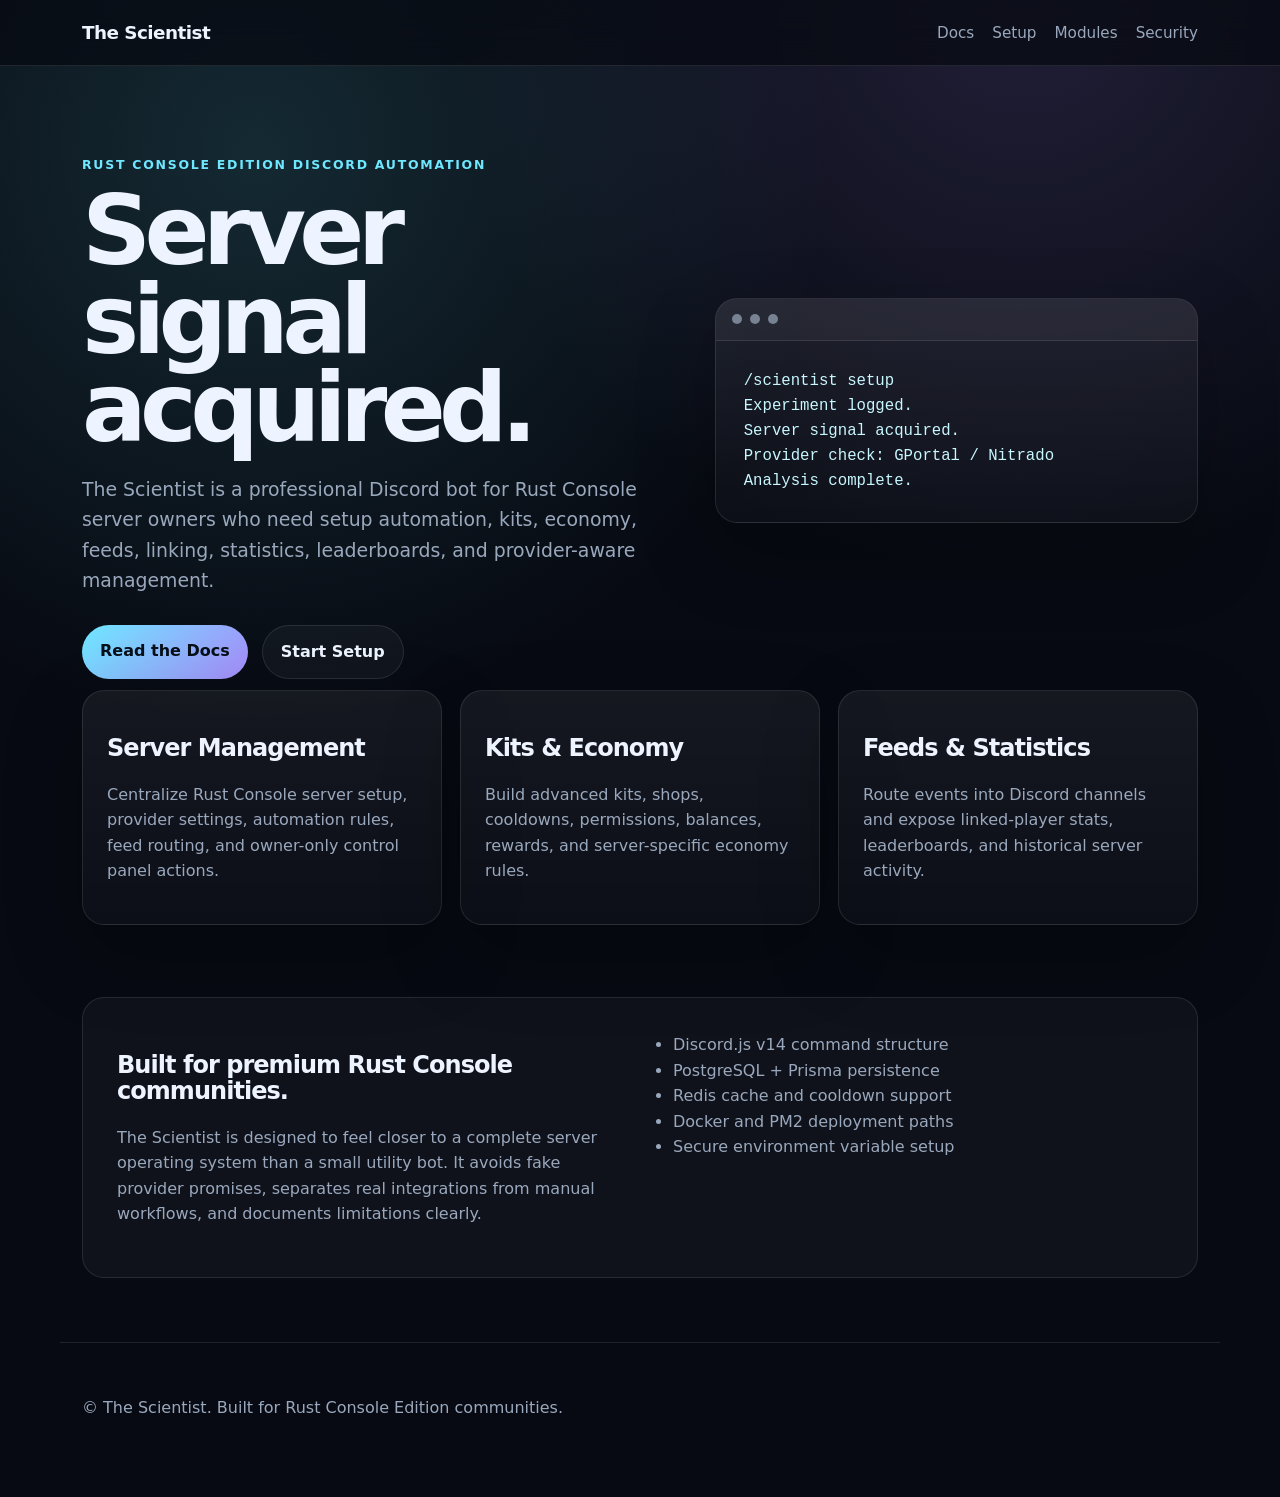
<file: index.html>
<!doctype html>
<html lang="en">
<head>
  <meta charset="utf-8" />
  <meta name="viewport" content="width=device-width, initial-scale=1" />
  <title>The Scientist — Rust Console Discord Bot</title>
  <meta name="description" content="The Scientist is a premium Rust Console Edition Discord bot for server management, automation, kits, economy, feeds, player linking, statistics, and provider integrations." />
  <link rel="stylesheet" href="styles.css" />
</head>
<body>
  <header class="site-header">
    <nav class="nav">
      <a class="brand" href="./">The Scientist</a>
      <div class="nav-links">
        <a href="docs/">Docs</a>
        <a href="docs/setup.html">Setup</a>
        <a href="docs/modules.html">Modules</a>
        <a href="docs/security.html">Security</a>
      </div>
    </nav>
  </header>

  <main>
    <section class="hero">
      <div class="hero-copy">
        <p class="eyebrow">Rust Console Edition Discord Automation</p>
        <h1>Server signal acquired.</h1>
        <p class="lead">The Scientist is a professional Discord bot for Rust Console server owners who need setup automation, kits, economy, feeds, linking, statistics, leaderboards, and provider-aware management.</p>
        <div class="hero-actions">
          <a class="button primary" href="docs/">Read the Docs</a>
          <a class="button secondary" href="docs/setup.html">Start Setup</a>
        </div>
      </div>
      <div class="terminal-card" aria-label="Bot preview">
        <div class="terminal-bar"><span></span><span></span><span></span></div>
        <pre><code>/scientist setup
Experiment logged.
Server signal acquired.
Provider check: GPortal / Nitrado
Analysis complete.</code></pre>
      </div>
    </section>

    <section class="grid three">
      <article class="card">
        <h2>Server Management</h2>
        <p>Centralize Rust Console server setup, provider settings, automation rules, feed routing, and owner-only control panel actions.</p>
      </article>
      <article class="card">
        <h2>Kits & Economy</h2>
        <p>Build advanced kits, shops, cooldowns, permissions, balances, rewards, and server-specific economy rules.</p>
      </article>
      <article class="card">
        <h2>Feeds & Statistics</h2>
        <p>Route events into Discord channels and expose linked-player stats, leaderboards, and historical server activity.</p>
      </article>
    </section>

    <section class="section split">
      <div>
        <h2>Built for premium Rust Console communities.</h2>
        <p>The Scientist is designed to feel closer to a complete server operating system than a small utility bot. It avoids fake provider promises, separates real integrations from manual workflows, and documents limitations clearly.</p>
      </div>
      <ul class="feature-list">
        <li>Discord.js v14 command structure</li>
        <li>PostgreSQL + Prisma persistence</li>
        <li>Redis cache and cooldown support</li>
        <li>Docker and PM2 deployment paths</li>
        <li>Secure environment variable setup</li>
      </ul>
    </section>
  </main>

  <footer class="footer">
    <p>© The Scientist. Built for Rust Console Edition communities.</p>
  </footer>
</body>
</html>
</file>
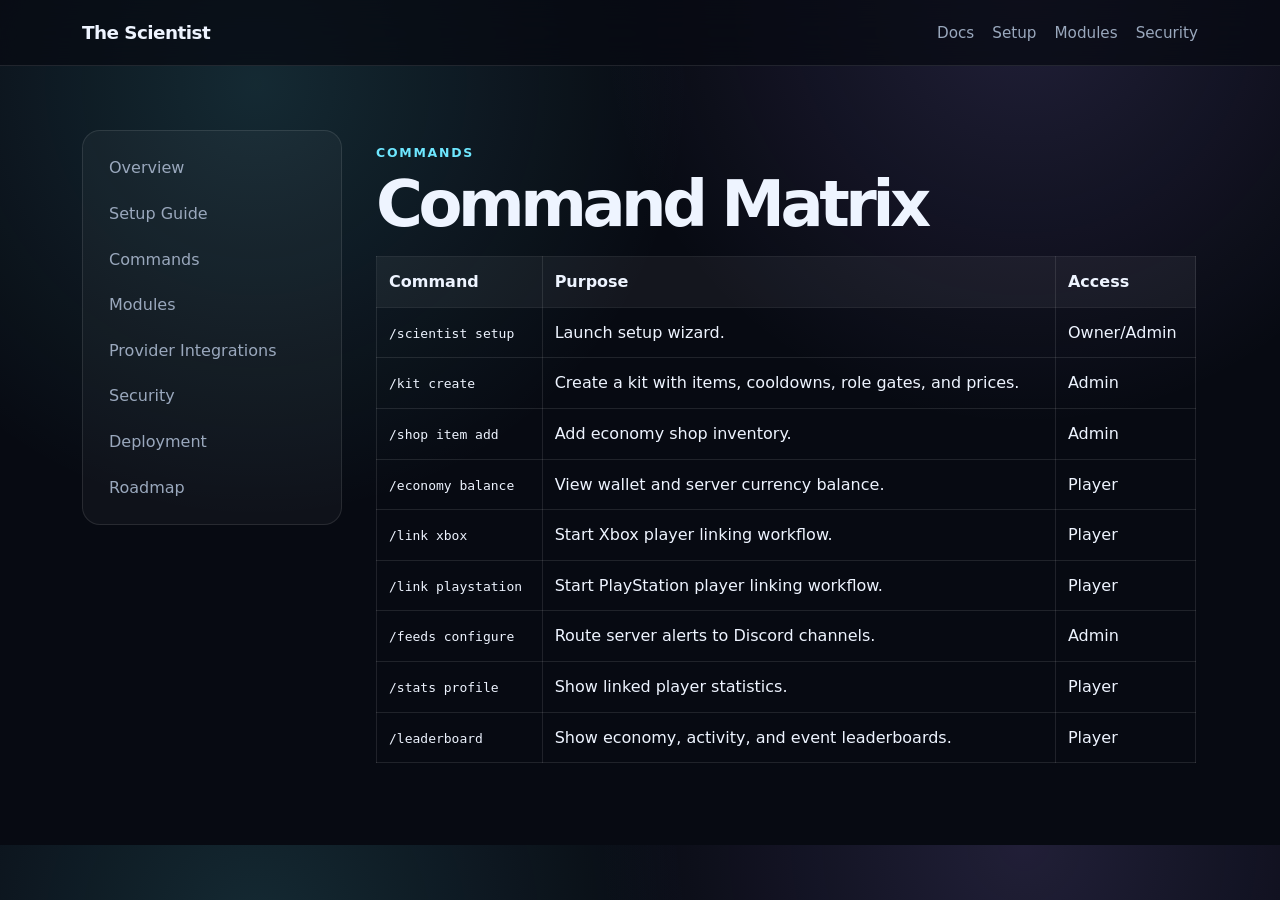
<file: commands.html>
<!doctype html><html lang="en"><head><meta charset="utf-8"><meta name="viewport" content="width=device-width,initial-scale=1"><title>Commands — The Scientist</title><link rel="stylesheet" href="../styles.css"></head><body><header class="site-header"><nav class="nav"><a class="brand" href="../">The Scientist</a><div class="nav-links"><a href="./">Docs</a><a href="setup.html">Setup</a><a href="modules.html">Modules</a><a href="security.html">Security</a></div></nav></header><main class="docs-layout"><aside class="sidebar"><a href="./">Overview</a><a href="setup.html">Setup Guide</a><a href="commands.html">Commands</a><a href="modules.html">Modules</a><a href="providers.html">Provider Integrations</a><a href="security.html">Security</a><a href="deployment.html">Deployment</a><a href="roadmap.html">Roadmap</a></aside><article class="doc-content"><p class="eyebrow">Commands</p><h1>Command Matrix</h1><table><tr><th>Command</th><th>Purpose</th><th>Access</th></tr><tr><td><code>/scientist setup</code></td><td>Launch setup wizard.</td><td>Owner/Admin</td></tr><tr><td><code>/kit create</code></td><td>Create a kit with items, cooldowns, role gates, and prices.</td><td>Admin</td></tr><tr><td><code>/shop item add</code></td><td>Add economy shop inventory.</td><td>Admin</td></tr><tr><td><code>/economy balance</code></td><td>View wallet and server currency balance.</td><td>Player</td></tr><tr><td><code>/link xbox</code></td><td>Start Xbox player linking workflow.</td><td>Player</td></tr><tr><td><code>/link playstation</code></td><td>Start PlayStation player linking workflow.</td><td>Player</td></tr><tr><td><code>/feeds configure</code></td><td>Route server alerts to Discord channels.</td><td>Admin</td></tr><tr><td><code>/stats profile</code></td><td>Show linked player statistics.</td><td>Player</td></tr><tr><td><code>/leaderboard</code></td><td>Show economy, activity, and event leaderboards.</td><td>Player</td></tr></table></article></main></body></html>
</file>
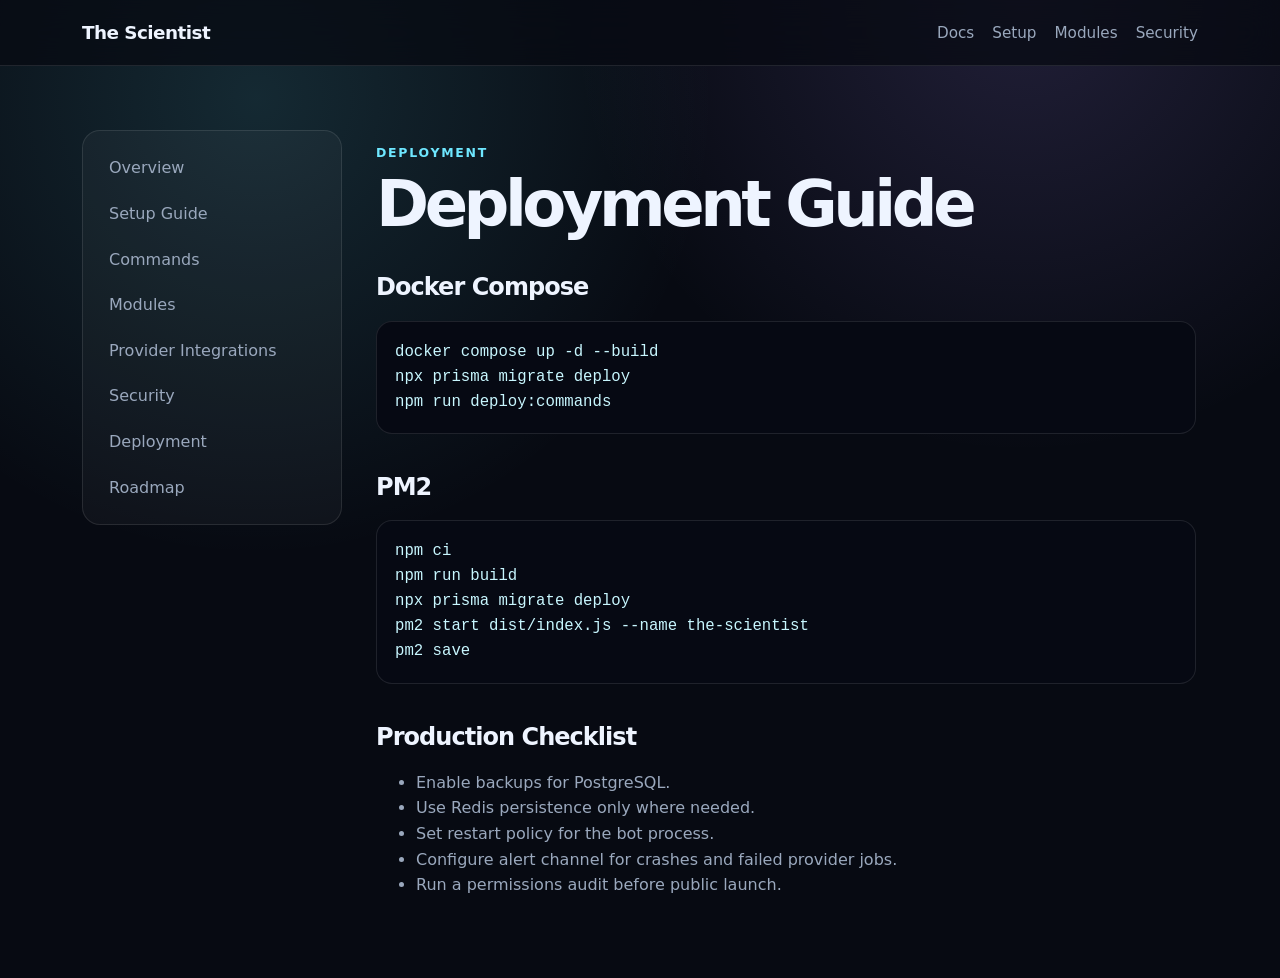
<file: deployment.html>
<!doctype html><html lang="en"><head><meta charset="utf-8"><meta name="viewport" content="width=device-width,initial-scale=1"><title>Deployment — The Scientist</title><link rel="stylesheet" href="../styles.css"></head><body><header class="site-header"><nav class="nav"><a class="brand" href="../">The Scientist</a><div class="nav-links"><a href="./">Docs</a><a href="setup.html">Setup</a><a href="modules.html">Modules</a><a href="security.html">Security</a></div></nav></header><main class="docs-layout"><aside class="sidebar"><a href="./">Overview</a><a href="setup.html">Setup Guide</a><a href="commands.html">Commands</a><a href="modules.html">Modules</a><a href="providers.html">Provider Integrations</a><a href="security.html">Security</a><a href="deployment.html">Deployment</a><a href="roadmap.html">Roadmap</a></aside><article class="doc-content"><p class="eyebrow">Deployment</p><h1>Deployment Guide</h1><h2>Docker Compose</h2><pre class="code-block"><code>docker compose up -d --build
npx prisma migrate deploy
npm run deploy:commands</code></pre><h2>PM2</h2><pre class="code-block"><code>npm ci
npm run build
npx prisma migrate deploy
pm2 start dist/index.js --name the-scientist
pm2 save</code></pre><h2>Production Checklist</h2><ul><li>Enable backups for PostgreSQL.</li><li>Use Redis persistence only where needed.</li><li>Set restart policy for the bot process.</li><li>Configure alert channel for crashes and failed provider jobs.</li><li>Run a permissions audit before public launch.</li></ul></article></main></body></html>
</file>
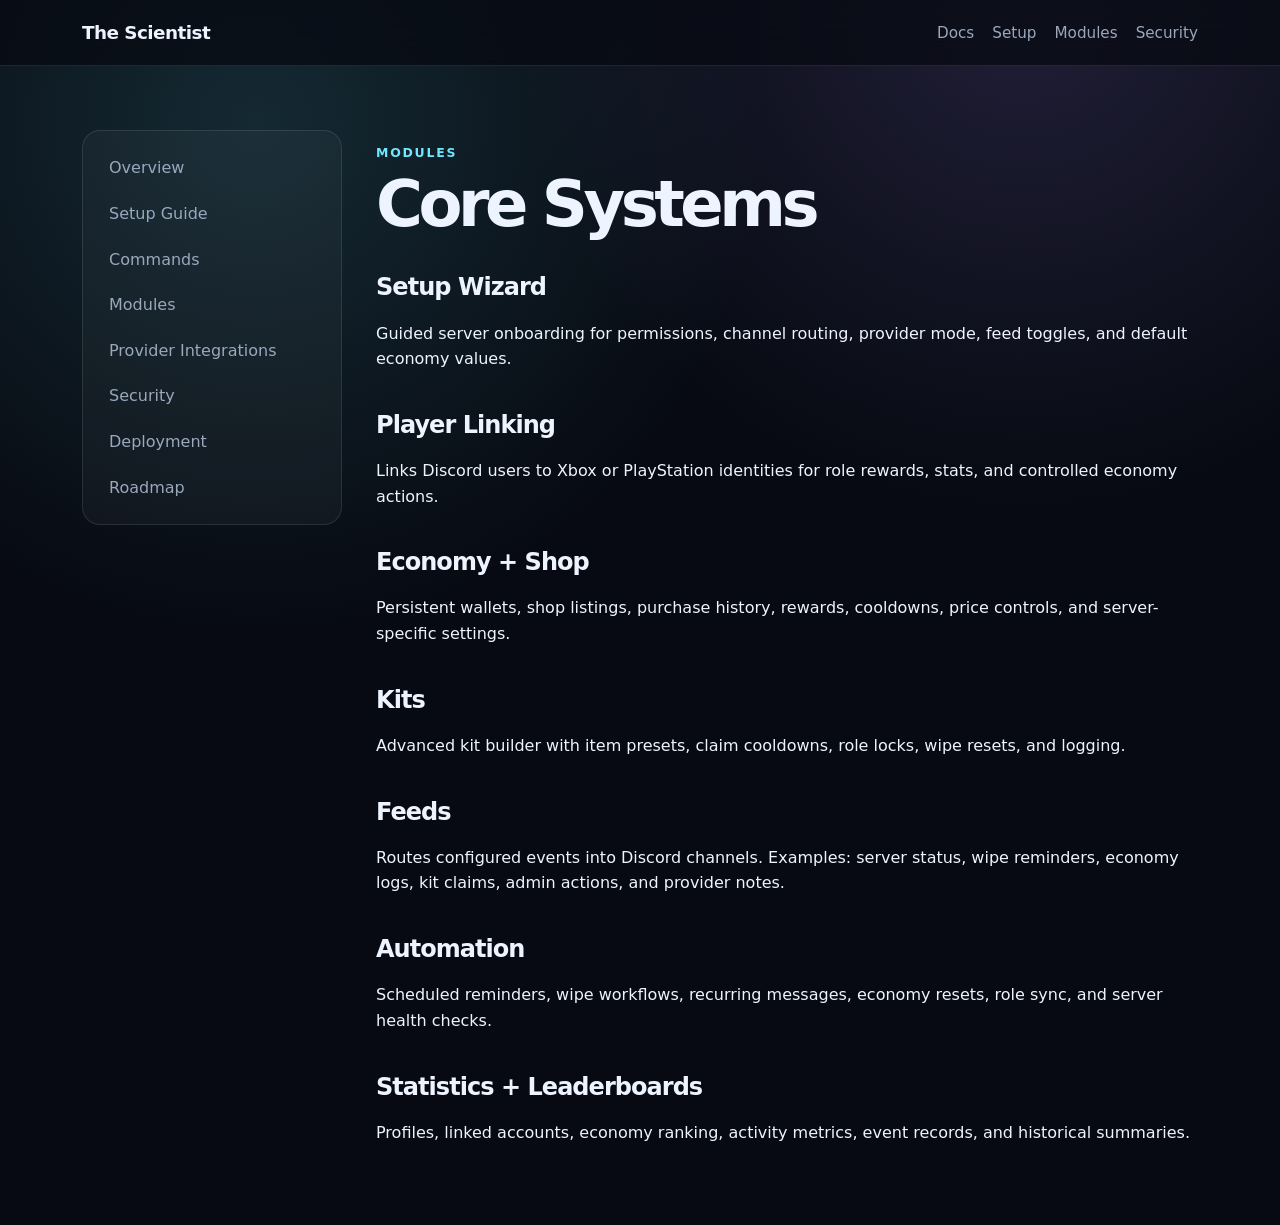
<file: modules.html>
<!doctype html><html lang="en"><head><meta charset="utf-8"><meta name="viewport" content="width=device-width,initial-scale=1"><title>Modules — The Scientist</title><link rel="stylesheet" href="../styles.css"></head><body><header class="site-header"><nav class="nav"><a class="brand" href="../">The Scientist</a><div class="nav-links"><a href="./">Docs</a><a href="setup.html">Setup</a><a href="modules.html">Modules</a><a href="security.html">Security</a></div></nav></header><main class="docs-layout"><aside class="sidebar"><a href="./">Overview</a><a href="setup.html">Setup Guide</a><a href="commands.html">Commands</a><a href="modules.html">Modules</a><a href="providers.html">Provider Integrations</a><a href="security.html">Security</a><a href="deployment.html">Deployment</a><a href="roadmap.html">Roadmap</a></aside><article class="doc-content"><p class="eyebrow">Modules</p><h1>Core Systems</h1><h2>Setup Wizard</h2><p>Guided server onboarding for permissions, channel routing, provider mode, feed toggles, and default economy values.</p><h2>Player Linking</h2><p>Links Discord users to Xbox or PlayStation identities for role rewards, stats, and controlled economy actions.</p><h2>Economy + Shop</h2><p>Persistent wallets, shop listings, purchase history, rewards, cooldowns, price controls, and server-specific settings.</p><h2>Kits</h2><p>Advanced kit builder with item presets, claim cooldowns, role locks, wipe resets, and logging.</p><h2>Feeds</h2><p>Routes configured events into Discord channels. Examples: server status, wipe reminders, economy logs, kit claims, admin actions, and provider notes.</p><h2>Automation</h2><p>Scheduled reminders, wipe workflows, recurring messages, economy resets, role sync, and server health checks.</p><h2>Statistics + Leaderboards</h2><p>Profiles, linked accounts, economy ranking, activity metrics, event records, and historical summaries.</p></article></main></body></html>
</file>
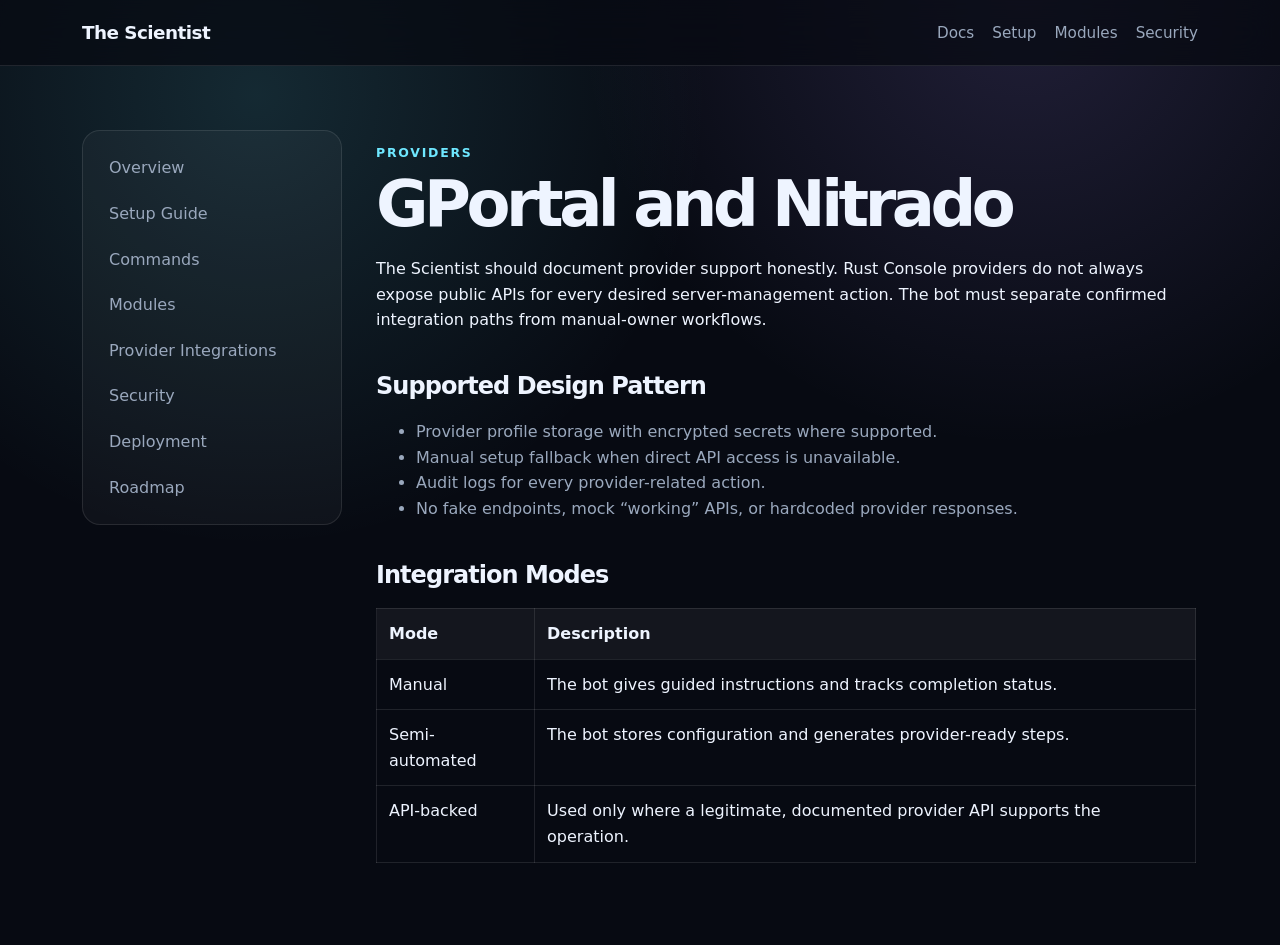
<file: providers.html>
<!doctype html><html lang="en"><head><meta charset="utf-8"><meta name="viewport" content="width=device-width,initial-scale=1"><title>Providers — The Scientist</title><link rel="stylesheet" href="../styles.css"></head><body><header class="site-header"><nav class="nav"><a class="brand" href="../">The Scientist</a><div class="nav-links"><a href="./">Docs</a><a href="setup.html">Setup</a><a href="modules.html">Modules</a><a href="security.html">Security</a></div></nav></header><main class="docs-layout"><aside class="sidebar"><a href="./">Overview</a><a href="setup.html">Setup Guide</a><a href="commands.html">Commands</a><a href="modules.html">Modules</a><a href="providers.html">Provider Integrations</a><a href="security.html">Security</a><a href="deployment.html">Deployment</a><a href="roadmap.html">Roadmap</a></aside><article class="doc-content"><p class="eyebrow">Providers</p><h1>GPortal and Nitrado</h1><p>The Scientist should document provider support honestly. Rust Console providers do not always expose public APIs for every desired server-management action. The bot must separate confirmed integration paths from manual-owner workflows.</p><h2>Supported Design Pattern</h2><ul><li>Provider profile storage with encrypted secrets where supported.</li><li>Manual setup fallback when direct API access is unavailable.</li><li>Audit logs for every provider-related action.</li><li>No fake endpoints, mock “working” APIs, or hardcoded provider responses.</li></ul><h2>Integration Modes</h2><table><tr><th>Mode</th><th>Description</th></tr><tr><td>Manual</td><td>The bot gives guided instructions and tracks completion status.</td></tr><tr><td>Semi-automated</td><td>The bot stores configuration and generates provider-ready steps.</td></tr><tr><td>API-backed</td><td>Used only where a legitimate, documented provider API supports the operation.</td></tr></table></article></main></body></html>
</file>
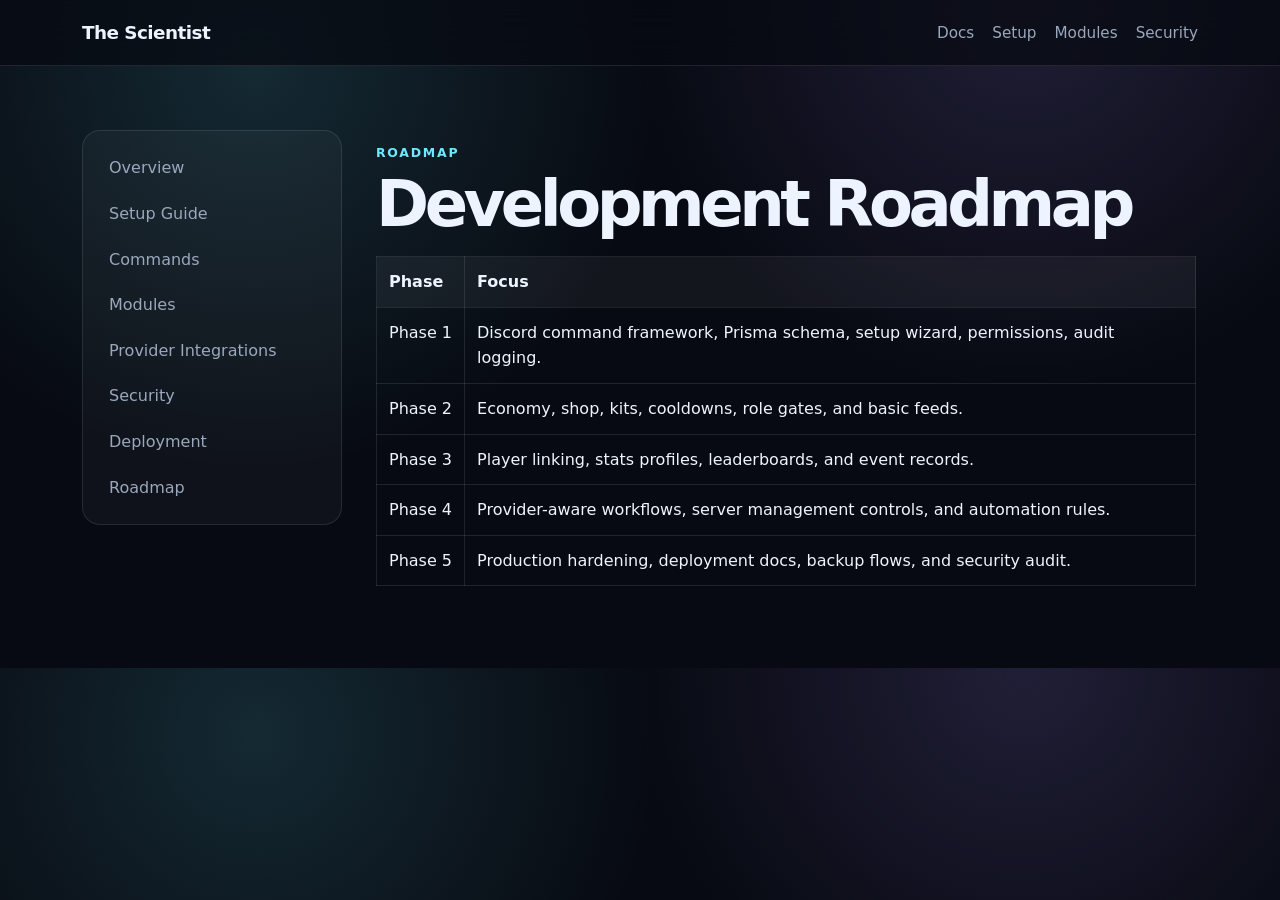
<file: roadmap.html>
<!doctype html><html lang="en"><head><meta charset="utf-8"><meta name="viewport" content="width=device-width,initial-scale=1"><title>Roadmap — The Scientist</title><link rel="stylesheet" href="../styles.css"></head><body><header class="site-header"><nav class="nav"><a class="brand" href="../">The Scientist</a><div class="nav-links"><a href="./">Docs</a><a href="setup.html">Setup</a><a href="modules.html">Modules</a><a href="security.html">Security</a></div></nav></header><main class="docs-layout"><aside class="sidebar"><a href="./">Overview</a><a href="setup.html">Setup Guide</a><a href="commands.html">Commands</a><a href="modules.html">Modules</a><a href="providers.html">Provider Integrations</a><a href="security.html">Security</a><a href="deployment.html">Deployment</a><a href="roadmap.html">Roadmap</a></aside><article class="doc-content"><p class="eyebrow">Roadmap</p><h1>Development Roadmap</h1><table><tr><th>Phase</th><th>Focus</th></tr><tr><td>Phase 1</td><td>Discord command framework, Prisma schema, setup wizard, permissions, audit logging.</td></tr><tr><td>Phase 2</td><td>Economy, shop, kits, cooldowns, role gates, and basic feeds.</td></tr><tr><td>Phase 3</td><td>Player linking, stats profiles, leaderboards, and event records.</td></tr><tr><td>Phase 4</td><td>Provider-aware workflows, server management controls, and automation rules.</td></tr><tr><td>Phase 5</td><td>Production hardening, deployment docs, backup flows, and security audit.</td></tr></table></article></main></body></html>
</file>
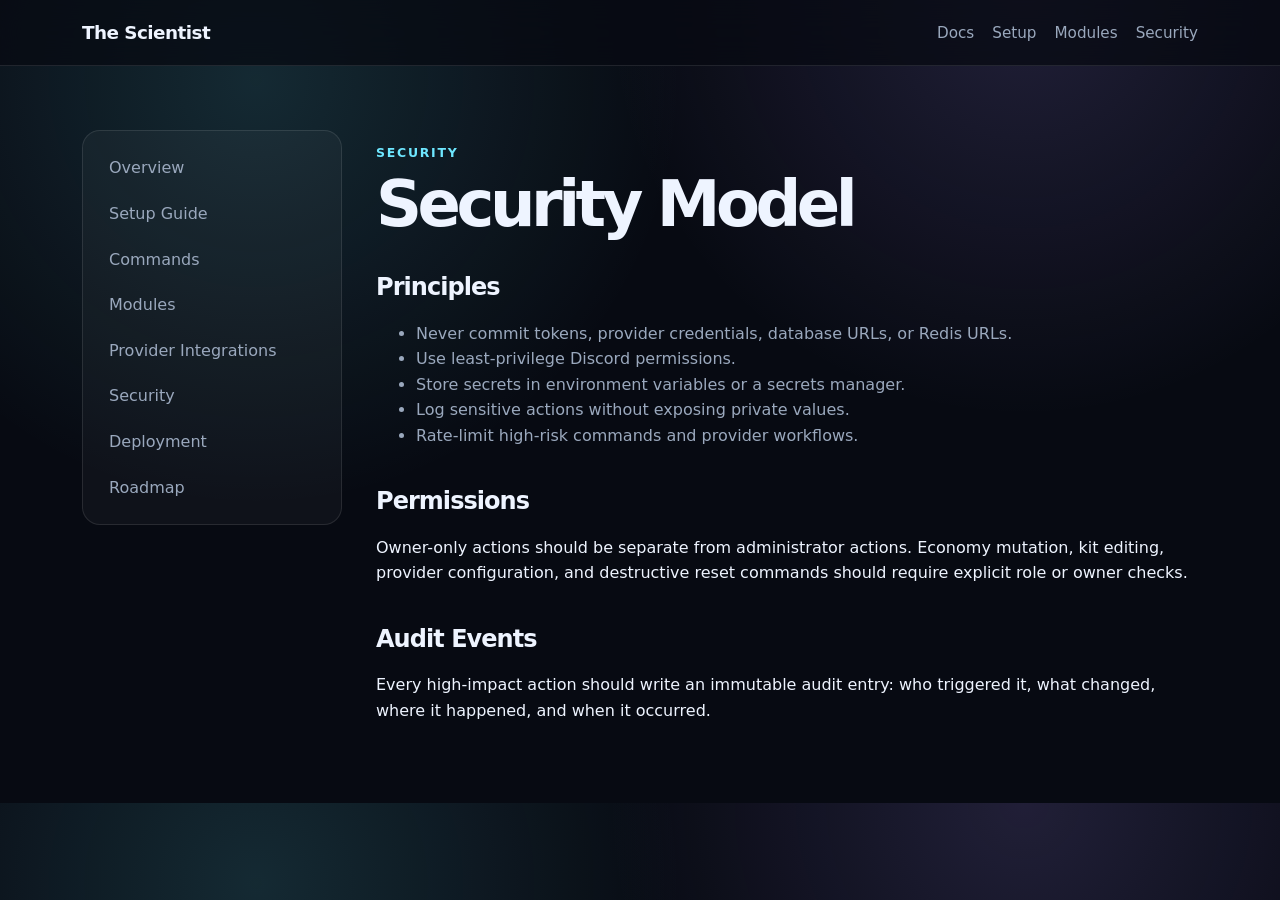
<file: security.html>
<!doctype html><html lang="en"><head><meta charset="utf-8"><meta name="viewport" content="width=device-width,initial-scale=1"><title>Security — The Scientist</title><link rel="stylesheet" href="../styles.css"></head><body><header class="site-header"><nav class="nav"><a class="brand" href="../">The Scientist</a><div class="nav-links"><a href="./">Docs</a><a href="setup.html">Setup</a><a href="modules.html">Modules</a><a href="security.html">Security</a></div></nav></header><main class="docs-layout"><aside class="sidebar"><a href="./">Overview</a><a href="setup.html">Setup Guide</a><a href="commands.html">Commands</a><a href="modules.html">Modules</a><a href="providers.html">Provider Integrations</a><a href="security.html">Security</a><a href="deployment.html">Deployment</a><a href="roadmap.html">Roadmap</a></aside><article class="doc-content"><p class="eyebrow">Security</p><h1>Security Model</h1><h2>Principles</h2><ul><li>Never commit tokens, provider credentials, database URLs, or Redis URLs.</li><li>Use least-privilege Discord permissions.</li><li>Store secrets in environment variables or a secrets manager.</li><li>Log sensitive actions without exposing private values.</li><li>Rate-limit high-risk commands and provider workflows.</li></ul><h2>Permissions</h2><p>Owner-only actions should be separate from administrator actions. Economy mutation, kit editing, provider configuration, and destructive reset commands should require explicit role or owner checks.</p><h2>Audit Events</h2><p>Every high-impact action should write an immutable audit entry: who triggered it, what changed, where it happened, and when it occurred.</p></article></main></body></html>
</file>
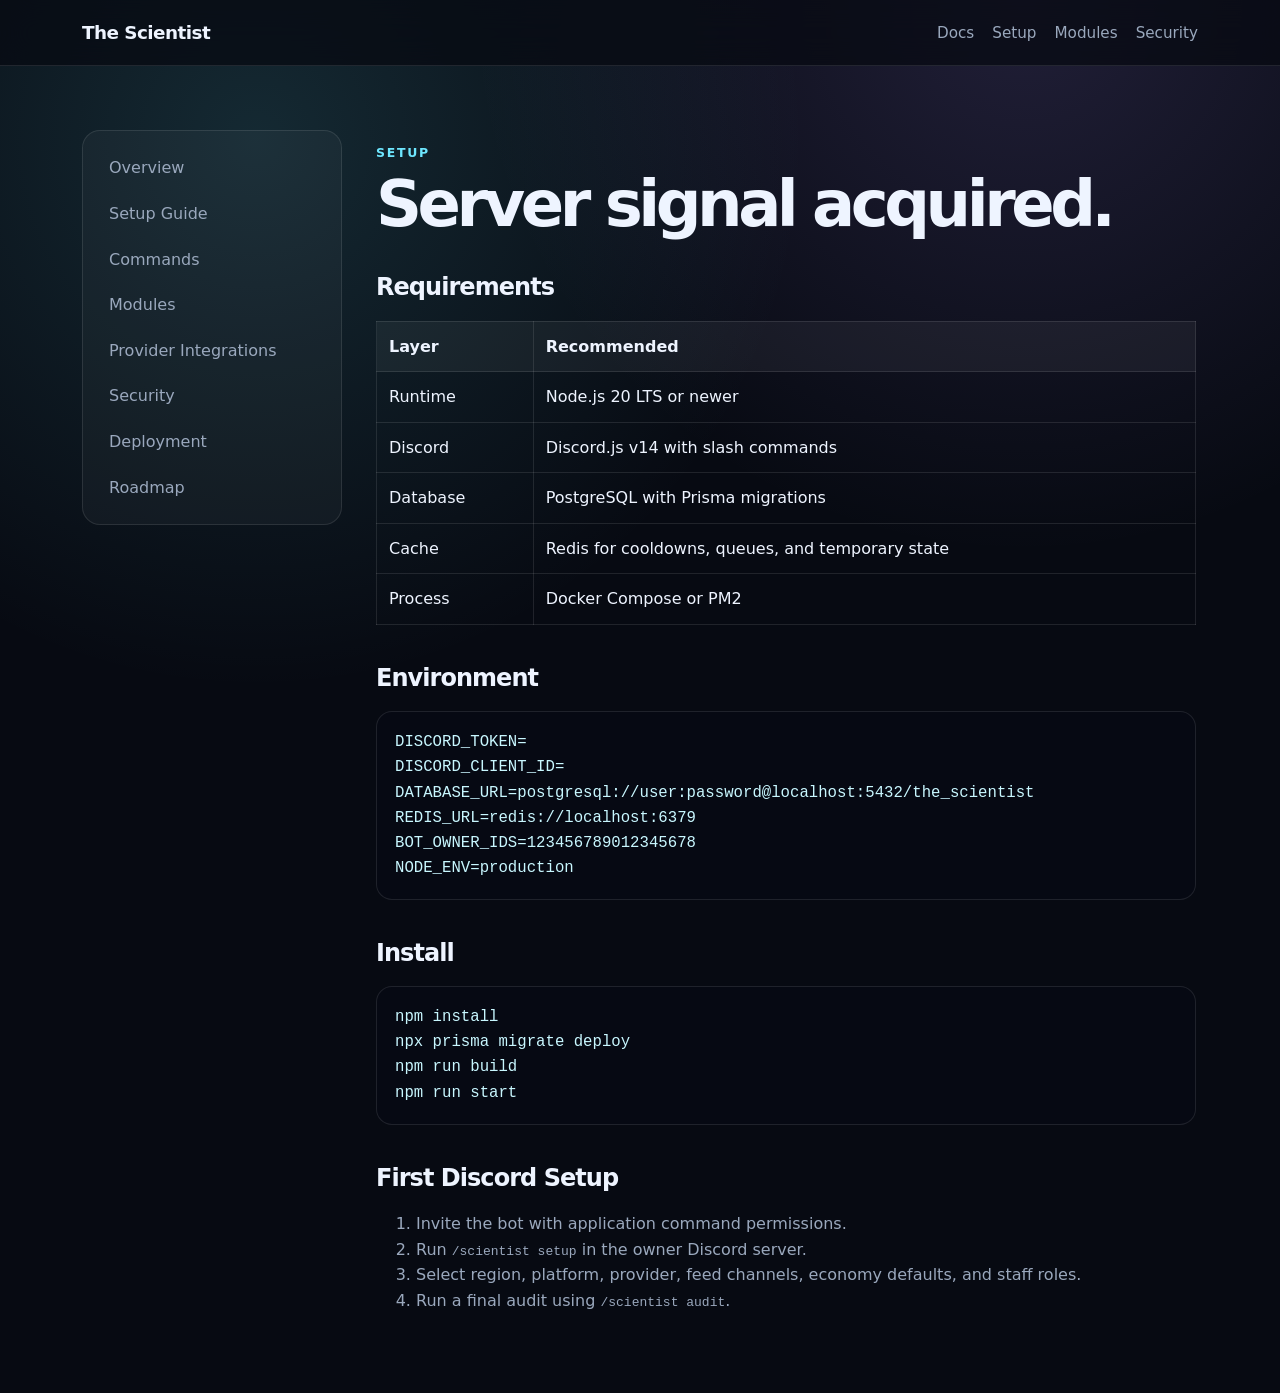
<file: setup.html>
<!doctype html><html lang="en"><head><meta charset="utf-8"><meta name="viewport" content="width=device-width,initial-scale=1"><title>Setup — The Scientist</title><link rel="stylesheet" href="../styles.css"></head><body><header class="site-header"><nav class="nav"><a class="brand" href="../">The Scientist</a><div class="nav-links"><a href="./">Docs</a><a href="setup.html">Setup</a><a href="modules.html">Modules</a><a href="security.html">Security</a></div></nav></header><main class="docs-layout"><aside class="sidebar"><a href="./">Overview</a><a href="setup.html">Setup Guide</a><a href="commands.html">Commands</a><a href="modules.html">Modules</a><a href="providers.html">Provider Integrations</a><a href="security.html">Security</a><a href="deployment.html">Deployment</a><a href="roadmap.html">Roadmap</a></aside><article class="doc-content"><p class="eyebrow">Setup</p><h1>Server signal acquired.</h1><h2>Requirements</h2><table><tr><th>Layer</th><th>Recommended</th></tr><tr><td>Runtime</td><td>Node.js 20 LTS or newer</td></tr><tr><td>Discord</td><td>Discord.js v14 with slash commands</td></tr><tr><td>Database</td><td>PostgreSQL with Prisma migrations</td></tr><tr><td>Cache</td><td>Redis for cooldowns, queues, and temporary state</td></tr><tr><td>Process</td><td>Docker Compose or PM2</td></tr></table><h2>Environment</h2><pre class="code-block"><code>DISCORD_TOKEN=
DISCORD_CLIENT_ID=
DATABASE_URL=postgresql://user:password@localhost:5432/the_scientist
REDIS_URL=redis://localhost:6379
BOT_OWNER_IDS=123456789012345678
NODE_ENV=production</code></pre><h2>Install</h2><pre class="code-block"><code>npm install
npx prisma migrate deploy
npm run build
npm run start</code></pre><h2>First Discord Setup</h2><ol><li>Invite the bot with application command permissions.</li><li>Run <code>/scientist setup</code> in the owner Discord server.</li><li>Select region, platform, provider, feed channels, economy defaults, and staff roles.</li><li>Run a final audit using <code>/scientist audit</code>.</li></ol></article></main></body></html>
</file>
<file: styles.css>
:root {
  --bg: #070a12;
  --panel: #0f1624;
  --panel-2: #121c2e;
  --text: #eef4ff;
  --muted: #9aa8bd;
  --line: rgba(255,255,255,.1);
  --accent: #6ee7ff;
  --accent-2: #a78bfa;
  --danger: #ff6b6b;
  --radius: 22px;
}
* { box-sizing: border-box; }
body {
  margin: 0;
  font-family: Inter, ui-sans-serif, system-ui, -apple-system, BlinkMacSystemFont, "Segoe UI", sans-serif;
  background: radial-gradient(circle at 20% 10%, rgba(103,232,249,.14), transparent 34%), radial-gradient(circle at 80% 0%, rgba(167,139,250,.16), transparent 32%), var(--bg);
  color: var(--text);
  line-height: 1.6;
}
a { color: inherit; text-decoration: none; }
.site-header { position: sticky; top: 0; backdrop-filter: blur(16px); background: rgba(7,10,18,.74); border-bottom: 1px solid var(--line); z-index: 5; }
.nav { max-width: 1160px; margin: 0 auto; padding: 18px 22px; display: flex; align-items: center; justify-content: space-between; gap: 20px; }
.brand { font-weight: 800; letter-spacing: -.03em; font-size: 1.15rem; }
.nav-links { display: flex; gap: 18px; color: var(--muted); font-size: .95rem; }
.nav-links a:hover { color: var(--text); }
main { max-width: 1160px; margin: 0 auto; padding: 64px 22px; }
.hero { display: grid; grid-template-columns: 1.1fr .9fr; gap: 42px; align-items: center; min-height: 560px; }
.eyebrow { color: var(--accent); font-weight: 700; text-transform: uppercase; letter-spacing: .14em; font-size: .78rem; }
h1 { font-size: clamp(3rem, 8vw, 6rem); line-height: .92; letter-spacing: -.07em; margin: 10px 0 22px; }
h2 { letter-spacing: -.04em; line-height: 1.1; }
.lead { color: var(--muted); font-size: 1.18rem; max-width: 680px; }
.hero-actions { display: flex; gap: 14px; margin-top: 30px; flex-wrap: wrap; }
.button { border: 1px solid var(--line); border-radius: 999px; padding: 13px 18px; font-weight: 700; }
.button.primary { background: linear-gradient(135deg, var(--accent), var(--accent-2)); color: #071019; border: 0; }
.button.secondary { background: rgba(255,255,255,.04); }
.terminal-card, .card, .doc-card { border: 1px solid var(--line); background: linear-gradient(180deg, rgba(255,255,255,.06), rgba(255,255,255,.025)); border-radius: var(--radius); box-shadow: 0 30px 80px rgba(0,0,0,.24); }
.terminal-card { overflow: hidden; }
.terminal-bar { height: 42px; display: flex; gap: 8px; align-items: center; padding: 0 16px; border-bottom: 1px solid var(--line); background: rgba(255,255,255,.04); }
.terminal-bar span { width: 10px; height: 10px; border-radius: 50%; background: var(--muted); opacity: .7; }
pre { margin: 0; padding: 28px; overflow: auto; color: #c8f7ff; font-size: .98rem; }
.grid { display: grid; gap: 18px; }
.grid.three { grid-template-columns: repeat(3, 1fr); }
.card, .doc-card { padding: 24px; }
.card p, .doc-card p, .section p, li { color: var(--muted); }
.section { margin-top: 72px; padding: 34px; border: 1px solid var(--line); border-radius: var(--radius); background: rgba(255,255,255,.035); }
.split { display: grid; grid-template-columns: 1fr 1fr; gap: 30px; align-items: start; }
.feature-list { margin: 0; padding-left: 18px; }
.footer { max-width: 1160px; margin: 0 auto; padding: 36px 22px 60px; color: var(--muted); border-top: 1px solid var(--line); }
.docs-layout { display: grid; grid-template-columns: 260px 1fr; gap: 34px; align-items: start; }
.sidebar { position: sticky; top: 82px; border: 1px solid var(--line); border-radius: 18px; padding: 14px; background: rgba(255,255,255,.035); }
.sidebar a { display: block; padding: 10px 12px; color: var(--muted); border-radius: 12px; }
.sidebar a:hover { background: rgba(255,255,255,.06); color: var(--text); }
.doc-content { max-width: 820px; }
.doc-content h1 { font-size: clamp(2.3rem, 5vw, 4.2rem); }
.doc-content h2 { margin-top: 40px; }
.code-block { background: #060913; border: 1px solid var(--line); border-radius: 16px; padding: 18px; overflow: auto; }
table { width: 100%; border-collapse: collapse; margin: 18px 0; }
th, td { border: 1px solid var(--line); padding: 12px; text-align: left; vertical-align: top; }
th { background: rgba(255,255,255,.05); }
@media (max-width: 860px) {
  .hero, .grid.three, .split, .docs-layout { grid-template-columns: 1fr; }
  .sidebar { position: static; }
  .nav { align-items: flex-start; flex-direction: column; }
}
</file>
